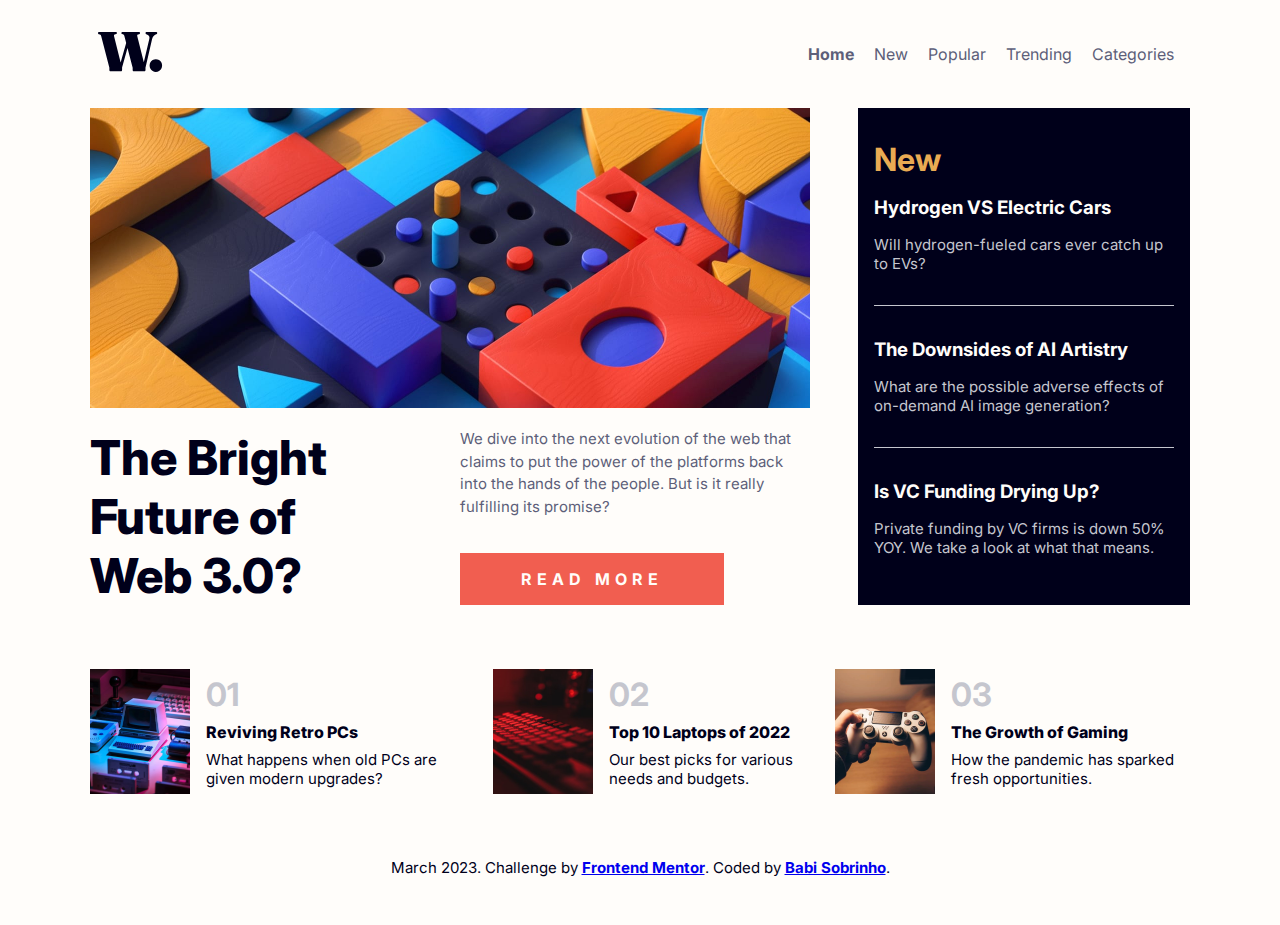
<file: index.html>
<!DOCTYPE html>
<html lang="en">
    <head>
        <meta charset="UTF-8">
        <meta http-equiv="X-UA-Compatible" content="IE=edge">
        <meta name="viewport" content="width=device-width, initial-scale=1.0">
        
        <title>Frontend Mentor | News</title>
        <link rel="icon" type="image/x-icon" href="assets/images/favicon-32x32.png">
        <link rel="stylesheet" href="assets/css/styles.css">
    </head>
    <body class="container">
        <!-- navbar -->
        <nav>
            <!-- desktop right side -->
            <div class="nav-logo">
                <a href="https://babsobrinho.github.io/news-homepage-demo/">
                    <img src="assets/images/logo.svg" alt="Logo">
                </a>
            </div>
            <!-- desktop left side -->
            <div class="nav-links" id="nav-links">
                <div class="nav-container">
                    <a class="navActive" href="https://babsobrinho.github.io/news-homepage-demo/">Home</a>
                    <a href="#">New</a>
                    <a href="#">Popular</a>
                    <a href="#">Trending</a>
                    <a href="#">Categories</a>
                </div>
            </div>

            <!-- mobile -->
            <div class="menu">
                <img src="assets/images/icon-menu.svg" alt="Menu Icon" class="menu-icon" id="menu-icon" width="32" height="31">
            </div>
        </nav>

        <!-- website content -->
        <main id="main">

            <!-- desktop 2/3 | mobile full | header -->
            <div class="header">

                <!-- desktop 2/3 | mobile full | highlight -->
                <div class="highlight">
                <img src="assets/images/highlight-image.jpg" alt="The Bright Future of Web 3.0?">

                <div class="highlight-post">
                    <!-- 1/3 -->
                    <h1>The Bright Future of Web 3.0?</h1>

                    <!-- 1/3 -->
                    <div class="highlight-text">
                    <p>We dive into the next evolution of the web that claims to put the power of the platforms back into the hands of the people. But is it really fulfilling its promise?</p>
                    <a href="article.html">Read more</a>
                    </div>
                </div>
                </div>

                <!-- 1/3 | "new" -->
                <div class="new-section">
                <h2>New</h2>

                <!-- list of articles -->
                <ul class="new-articles">
                    <li class="new-article">
                    <h3><a href="#">Hydrogen VS Electric Cars</a></h3>
                    <p>Will hydrogen-fueled cars ever catch up to EVs?</p>
                    </li>
                    <li class="new-article">
                    <h3><a href="#">The Downsides of AI Artistry</a></h3>
                    <p>What are the possible adverse effects of on-demand AI image generation?</p>
                    </li>
                    <li class="new-article">
                    <h3><a href="#">Is VC Funding Drying Up?</a></h3>
                    <p>Private funding by VC firms is down 50% YOY. We take a look at what that means.</p>
                    </li>
                </ul>
                <div>
                    
                </div>
                </div>
            </div>

            <!-- tech & innovation articles -->
            <div class="tech-section">

                <!-- 1/3 | single article" -->
                <div class="tech-article">
                <!-- 1/3 -->
                <img src="assets/images/image1.jpg" alt="Reviving Retro PCs">
                <!-- 2/3 -->
                <div class="tech-content">
                    <span>01</span>
                    <h4><a href="#">Reviving Retro PCs</a></h4>
                    <p>What happens when old PCs are given modern upgrades?</p>
                </div>
                </div>

                <!-- 1/3 | single article" -->
                <div class="tech-article">
                <!-- 1/3 -->
                <img src="assets/images/image2.jpg" alt="Top 10 Laptops of 2022">
                <!-- 2/3 -->
                <div class="tech-content">
                    <span>02</span>
                    <h4><a href="#">Top 10 Laptops of 2022</a></h4>
                    <p>Our best picks for various needs and budgets.</p>
                </div>
                </div>

                <!-- 1/3 | single article" -->
                <div class="tech-article">
                <!-- 1/3 -->
                <img src="assets/images/image3.jpg" alt="The Growth of Gaming">
                <!-- 2/3 -->
                <div class="tech-content">
                    <span>03</span>
                    <h4><a href="#">The Growth of Gaming</a></h4>
                    <p>How the pandemic has sparked fresh opportunities.</p>
                </div>
                </div>
            </div>

            <footer>
                <p>March 2023. Challenge by <b><a href="https://www.frontendmentor.io?ref=challenge" target="_blank">Frontend Mentor</a></b>. Coded by <b><a href="https://github.com/babsobrinho">Babi Sobrinho</a></b>.</p>
            </footer>
        </main>

        <script src="assets/js/menu.js"></script>
    </body>
</html>
</file>
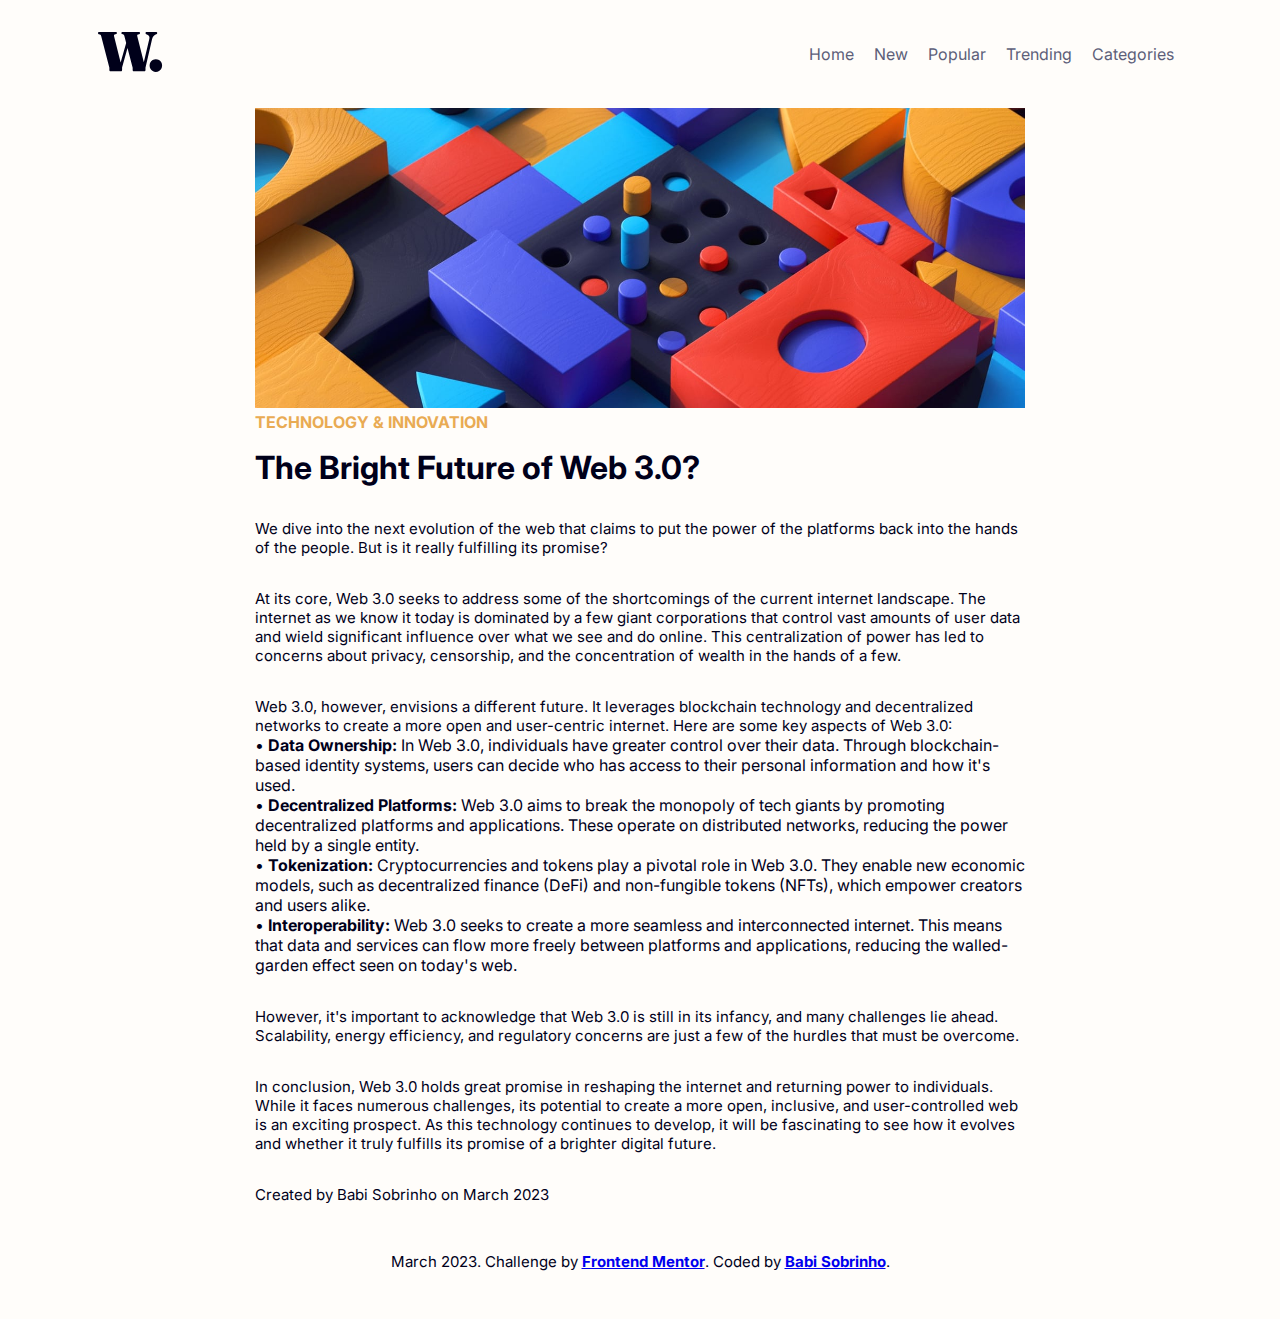
<file: article.html>
<!DOCTYPE html>
<html lang="en">
    <head>
        <meta charset="UTF-8">
        <meta http-equiv="X-UA-Compatible" content="IE=edge">
        <meta name="viewport" content="width=device-width, initial-scale=1.0">
        
        <title>Frontend Mentor | The Bright Future of Web 3.0?</title>
        <link rel="icon" type="image/x-icon" href="assets/images/favicon-32x32.png">
        <link rel="stylesheet" href="assets/css/styles.css">
    </head>
    <body class="container">
        <!-- navbar -->
        <nav>
            <!-- desktop right side -->
            <div class="nav-logo">
                <a href="https://babsobrinho.github.io/news-homepage-demo/">
                    <img src="assets/images/logo.svg" alt="Logo">
                </a>
            </div>
            <!-- desktop left side -->
            <div class="nav-links" id="nav-links">
                <div class="nav-container">
                <a href="https://babsobrinho.github.io/news-homepage-demo/">Home</a>
                <a href="#">New</a>
                <a href="#">Popular</a>
                <a href="#">Trending</a>
                <a href="#">Categories</a>
                </div>
            </div>

            <!-- mobile -->
            <div class="menu">
                <img src="assets/images/icon-menu.svg" alt="Menu Icon" class="menu-icon" id="menu-icon" width="32" height="31">
            </div>
        </nav>

        <!-- website content -->
        <main id="main">

            <div class="single-article">
                <img src="assets/images/highlight-image.jpg" alt="The Bright Future of Web 3.0?">
                <span>Technology & Innovation</span>
                <h1>The Bright Future of Web 3.0?</h1>
                <p>We dive into the next evolution of the web that claims to put the power of the platforms back into the hands of the people. But is it really fulfilling its promise?</p>
                <p>At its core, Web 3.0 seeks to address some of the shortcomings of the current internet landscape. The internet as we know it today is dominated by a few giant corporations that control vast amounts of user data and wield significant influence over what we see and do online. This centralization of power has led to concerns about privacy, censorship, and the concentration of wealth in the hands of a few.</p>
                <p>Web 3.0, however, envisions a different future. It leverages blockchain technology and decentralized networks to create a more open and user-centric internet. Here are some key aspects of Web 3.0:</p>
                <ul>
                    <li>• <b>Data Ownership:</b> In Web 3.0, individuals have greater control over their data. Through blockchain-based identity systems, users can decide who has access to their personal information and how it's used.</li>
                    <li>• <b>Decentralized Platforms:</b> Web 3.0 aims to break the monopoly of tech giants by promoting decentralized platforms and applications. These operate on distributed networks, reducing the power held by a single entity.</li>
                    <li>• <b>Tokenization:</b> Cryptocurrencies and tokens play a pivotal role in Web 3.0. They enable new economic models, such as decentralized finance (DeFi) and non-fungible tokens (NFTs), which empower creators and users alike.</li>
                    <li>• <b>Interoperability:</b> Web 3.0 seeks to create a more seamless and interconnected internet. This means that data and services can flow more freely between platforms and applications, reducing the walled-garden effect seen on today's web.</li>
                </ul>
                <p>However, it's important to acknowledge that Web 3.0 is still in its infancy, and many challenges lie ahead. Scalability, energy efficiency, and regulatory concerns are just a few of the hurdles that must be overcome.</p>
                <p>In conclusion, Web 3.0 holds great promise in reshaping the internet and returning power to individuals. While it faces numerous challenges, its potential to create a more open, inclusive, and user-controlled web is an exciting prospect. As this technology continues to develop, it will be fascinating to see how it evolves and whether it truly fulfills its promise of a brighter digital future.</p>
                <p>Created by Babi Sobrinho on March 2023</p>
            </div>

            <footer>
                <p>March 2023. Challenge by <b><a href="https://www.frontendmentor.io?ref=challenge" target="_blank">Frontend Mentor</a></b>. Coded by <b><a href="https://github.com/babsobrinho">Babi Sobrinho</a></b>.</p>
            </footer>
        </main>

        <script src="assets/js/menu.js"></script>
    </body>
</html>
</file>
<file: assets/css/styles.css>
/* import font */
@import url('https://fonts.googleapis.com/css2?family=Inter:wght@300;700;800&display=swap');

/* colors */

:root {
    /* primary */
    --soft-orange: hsl(35, 77%, 62%);
    --soft-red: hsl(5, 85%, 63%);
    /* neutral*/
    --off-white: hsl(36, 100%, 99%);
    --grayish-blue: hsl(233, 8%, 79%);
    --dark-grayish-blue: hsl(236, 13%, 42%);
    --very-dark-blue: hsl(240, 100%, 5%);
}

/* default */
* {
    font-family: 'Inter', sans-serif;
    padding: 0px;
    margin: 0;
}

p {
    font-size: 15px;
}

ul {
    list-style: none;
}

img {
    object-fit: cover;
    object-position: center;
}

body {
    width: 100%;
    min-height: 100vh;
    color: var(--very-dark-blue);
    background-color: var(--off-white);
}

.container {
    position: relative;
    max-width: 1100px;
    margin: 0 auto;
}

.button { /* read more button */
    text-align: center;
    background-color: var(--soft-red);
    color: var(--off-white) !important;
    text-decoration: none;
    text-transform: uppercase;
    letter-spacing: 3px;
    font-weight: 700;
    cursor: pointer;
    background-color: var(--soft-red);
    color: white;
    padding: 12px 20px;
    border: none;
}

.button:hover {
    background-color: var(--very-dark-blue);
}

/* flash messages */

.alert {
    padding: 20px;
    color: white;
    margin: 0 0 2rem 0;
}

.error {
    background-color: var(--soft-red);
}

.success {
    background-color: var(--very-dark-blue);
}

.closebtn {
    margin-left: 15px;
    color: var(--off-white);
    font-weight: bold;
    float: right;
    font-size: 22px;
    line-height: 20px;
    cursor: pointer;
    transition: 0.3s;
}

.closebtn:hover {
    color: var(--soft-red);
}

/* navbar */
nav {
    display: flex;
    align-items: center;
    justify-content: space-between;
    padding: 2rem 0.5rem;
}

.nav-logo {
  width: 50px;
}

.nav-links {
    display: flex;
    align-items: center;
    gap: 2rem;
    background-color: var(--off-white);
}

.nav-links a {
    color: var(--dark-grayish-blue);
    text-decoration: none;
    margin: 0 0.5rem;
}

.nav-links a:hover {
    color: var(--soft-red)
}

.navActive {
    font-weight: 700;
}

.opacity {
    opacity: 70%;
}

/* mobile nav */

.menu {
    display: none;
}

.menu-icon {
  width: 50px;
}

/* website content */

main {
    display: grid;
    grid-template-columns: 1fr;
    grid-template-rows: repeat(2, 1fr);
    max-height: 750px;
}

/* header */

.header {
    display: flex;
    justify-content: space-between;
    gap: 3rem;
}

.highlight {
    grid-column: 2 span;
    grid-row: 1 span;
}

.highlight img {
    width: 720px;
    height: 300px;
}

.highlight-post {
    display: flex;
    justify-content: space-between;
    margin-top: 1rem;
    gap: 2rem;
}

.highlight-post h1 { /* title */
    font-size: 3rem;
    font-weight: 800;
    width: 300px;
    color: var(--very-dark-blue);
}

.highlight-text {
    display: flex;
    flex-direction: column;
    justify-content: space-between;
    gap: 1rem;
}

.highlight-text p {
    color: var(--dark-grayish-blue);
    width: 350px;
    line-height: 1.5;
}

.highlight-text a { /* read more button */
    width: 200px;
    padding: 1rem 2rem;
    text-align: center;
    background-color: var(--soft-red);
    color: var(--off-white);
    border: none;
    text-decoration: none;
    text-transform: uppercase;
    letter-spacing: 5px;
    font-weight: 700;
    cursor: pointer;
}

.highlight-text a:hover {
    background-color: var(--very-dark-blue);
}

.new-section {
    display: flex;
    flex-direction: column;
    padding: 1rem;
    justify-content: space-evenly;
    background-color: var(--very-dark-blue);
}

.new-section h2 { /* title */
    color: var(--soft-orange);
    font-size: 2rem;
}

.new-articles {
    display: flex;
    flex-direction: column;
    gap: 2rem;
}

.new-article {
    display: flex;
    flex-direction: column;
    gap: 1rem;
}

.new-article::after { /* line */
    display: flex;
    width: 100%;
    height: 1px;
    margin-top: 1rem;
    content: "";
    background-color: var(--grayish-blue);
}

.new-section li:last-child::after { /* remove last line */
    display: none;
}

.new-article a { /* title */
    color: var(--off-white);
    text-decoration: none;
    cursor: pointer;
}

.new-article a:hover {
    color: var(--soft-orange);
}

.new-article p {
    color: var(--grayish-blue);
}

/* tech articles */

.tech-section {
    display: flex;
    flex-direction: row;
    grid-column: 3 span;
    grid-row: 1 span;
    gap: 1rem;
    justify-content: space-between;
    margin: 4rem 0 1rem 0;
}

.tech-article {
    display: flex;
    height: fit-content;
    align-items: center;
    gap: 1rem;
}

.tech-article img {
    width: 100px;
    height: 125px;
}

.tech-content {
    display: flex;
    flex-direction: column;
    gap: 0.5rem;
}

.tech-content span { /* number */
    font-size: 2rem;
    font-weight: 700;
    color: var(--grayish-blue);
}

.tech-content a { /* title */
    color: var(--very-dark-blue);
    font-weight: 800;
    text-decoration: none;
    cursor: pointer;
}

.tech-content a:hover {
    color: var(--soft-red);
}

.tech-content p { /* text */
    color: var(--very-dark-blue);
}

/* single article show */

.single-article {
    width: 70%;
    margin: auto;
}

.single-article img {
    height: fit-content;
    width: 100%;
    height: 300px;
}

.single-article span {
    text-transform: uppercase;
    font-weight: 700;
    color: var(--soft-orange);
}

.single-article h1 {
    margin-top: 1rem;
}

.single-article p {
    margin: 2rem 0 0 0;
}

/* footer */

footer {
    display: inline-flex;
    text-align: center;
    padding: 3rem;
    margin: auto;
}

/* responsive */

@media screen and (max-width:800px) {

    body {
        align-items: flex-start;
    }

    nav {
        padding-inline: none;
        padding: 2rem;
        position: sticky;
        top: 0;
        z-index: 999;
        background-color: var(--off-white);
    }
  
    .nav-links {
      display: none;
      position: fixed;
      width: 75%;
      top: 80px;
      right: 0;
      bottom: 0;
      padding-top: 60px;
      background-color: var(--off-white);
    }
  
    .nav-links.show {
      display: block;
    }
  
    .nav-links-container {
      display: flex;
    }
  
    .nav-links a, .nav-links span {
        display: block;
        margin: 1.5rem 0;
        padding: 0 2rem;
        font-size: 18px;
        font-weight: 700;
        color: var(--very-dark-blue)
    }

    .nav-links a.button {
        padding: 1rem;
        margin: 0.5rem 2rem;
    }

    .menu {
        display: flex;
    }

    .header {
        display: flex;
        flex-direction: column;
        padding-inline: 1rem;
        gap: 3rem;
    }

    .highlight {
        gap: 1rem;
    }

    .highlight img {
        max-width: 100%;
        height: 400px;
    }

    .highlight-post {
        flex-direction: column;
        gap: 1rem;
        width: 100%;
    }

    .highlight-text {
        width: 100%;
    }

    .tech-section {
        display: flex;
        flex-direction: column;
        padding: 1rem;
        margin-top: 2rem;
    }

}
</file>
